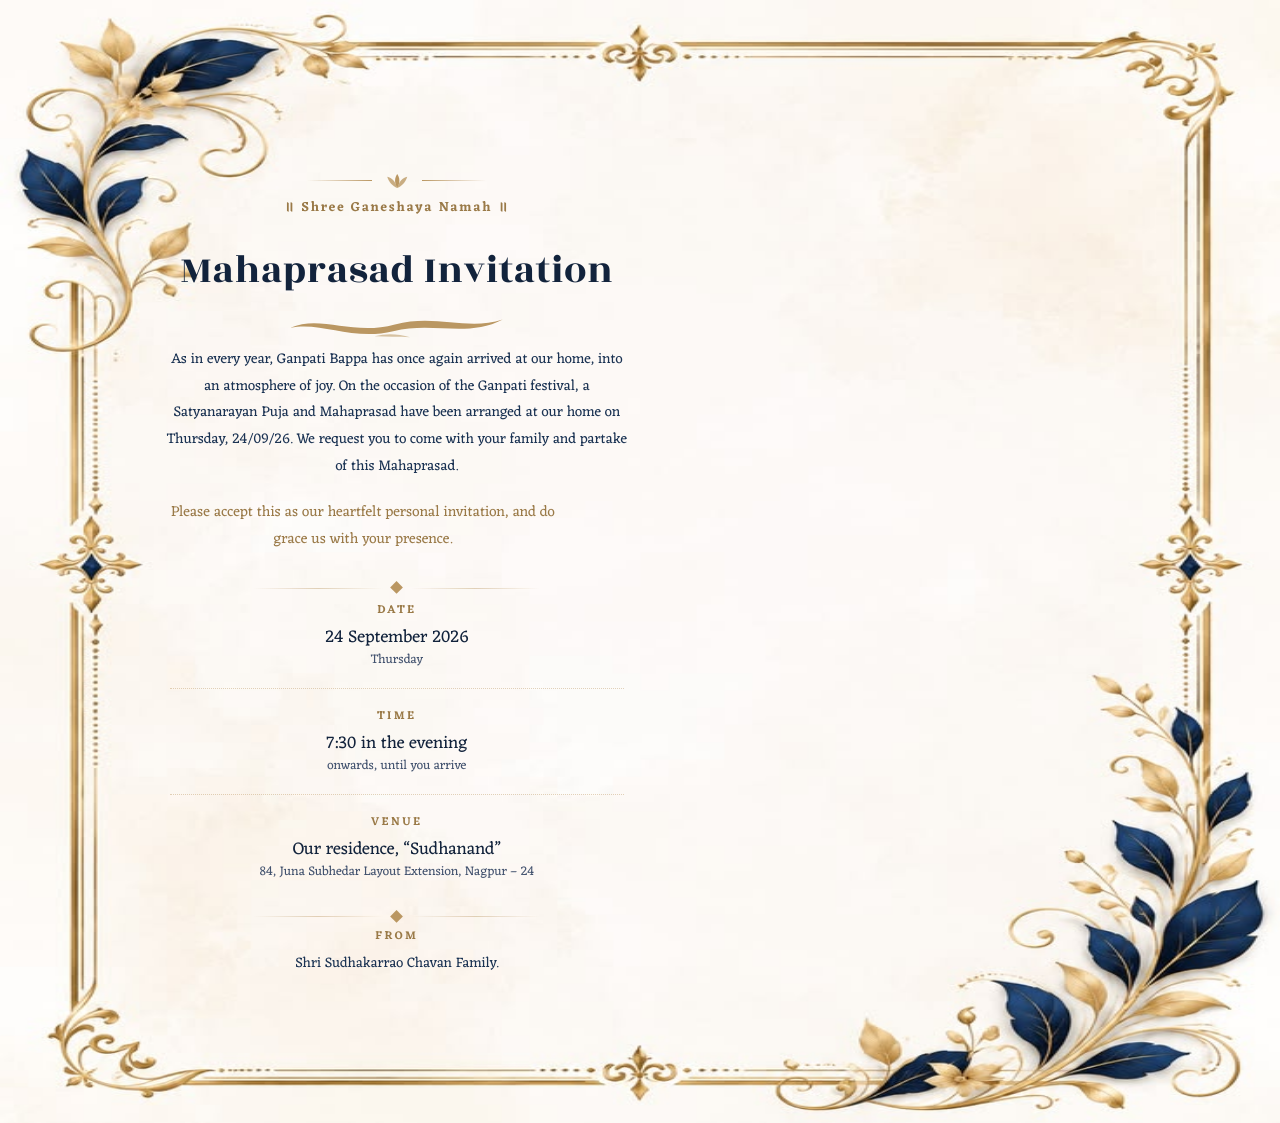
<file: pdf/invitation-en.html>
<!doctype html>
<html lang="en">
<head>
<meta charset="utf-8">
<title>Mahaprasad Invitation — Shri Sudhakarrao Chavan Family</title>
<link rel="stylesheet" href="fonts/fonts.css">
<link rel="stylesheet" href="card.css">
</head>
<body class="en">

<div class="card">

  <!-- 1 · invocation -->
  <header class="salutation">
    <span class="rule" aria-hidden="true"></span>
    <svg class="star" viewBox="0 0 36 22" aria-hidden="true" focusable="false">
      <path d="M18 1.5 C 21.4 7 22.4 12.4 18 20.5 C 13.6 12.4 14.6 7 18 1.5 Z"></path>
      <path d="M18 20.5 C 11.8 17.6 6.6 12.4 4.4 5 C 10.6 6.2 15.6 11.4 18 20.5 Z" opacity=".78"></path>
      <path d="M18 20.5 C 24.2 17.6 29.4 12.4 31.6 5 C 25.4 6.2 20.4 11.4 18 20.5 Z" opacity=".78"></path>
    </svg>
    <span class="rule rule--r" aria-hidden="true"></span>
  </header>
  <p class="salutation__text">॥ Shree Ganeshaya Namah ॥</p>

  <!-- 2 · the title -->
  <div class="hero">
    <h1 class="hero__title">Mahaprasad Invitation</h1>
    <svg class="swash" viewBox="0 0 260 34" aria-hidden="true" focusable="false">
      <path d="M4 20 C 40 4 78 30 128 16 C 176 3 214 24 256 10 C 214 32 172 12 126 24 C 78 36 40 12 4 20 Z"/>
      <path d="M104 30 C 118 26 132 27 146 31 C 132 30 118 31 104 30 Z" opacity=".55"/>
    </svg>
  </div>

  <!-- 3 · the body -->
  <div>
    <p class="prose">As in every year, Ganpati Bappa has once again arrived at our home, into an atmosphere of joy. On the occasion of the Ganpati festival, a Satyanarayan Puja and Mahaprasad have been arranged at our home on Thursday, 24/09/26. We request you to come with your family and partake of this Mahaprasad.</p>
    <p class="prose prose--gold">Please accept this as our heartfelt personal invitation, and do grace us with your presence.</p>
  </div>

  <div class="divider" aria-hidden="true"><span></span><i></i><span></span></div>

  <!-- 4 · date, time, place -->
  <ul class="details">
    <li>
      <span class="detail__label">Date</span>
      <span class="detail__value">24 September 2026</span>
      <span class="detail__note">Thursday</span>
    </li>
    <li>
      <span class="detail__label">Time</span>
      <span class="detail__value">7:30 in the evening</span>
      <span class="detail__note">onwards, until you arrive</span>
    </li>
    <li>
      <span class="detail__label">Venue</span>
      <span class="detail__value">Our residence, &ldquo;Sudhanand&rdquo;</span>
      <span class="detail__note">84, Juna Subhedar Layout Extension, Nagpur – 24</span>
    </li>
  </ul>

  <div class="divider" aria-hidden="true"><span></span><i></i><span></span></div>

  <!-- 5 · the sender -->
  <p class="sender">
    <em>From</em>
    Shri Sudhakarrao Chavan Family.
  </p>

</div>

</body>
</html>
</file>
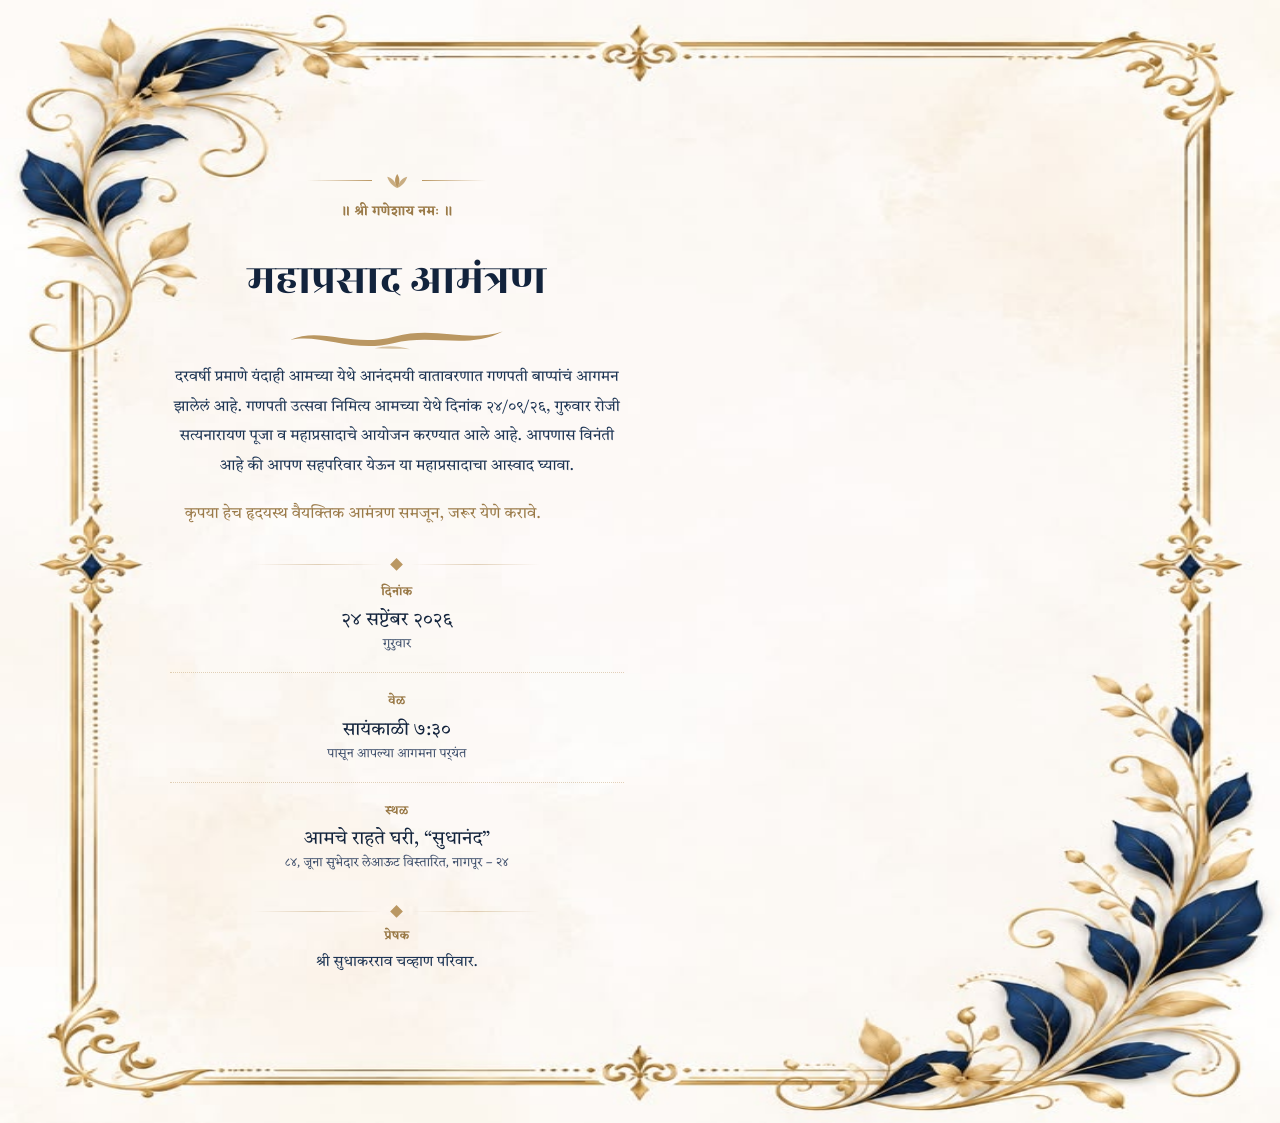
<file: pdf/invitation-mr.html>
<!doctype html>
<html lang="mr">
<head>
<meta charset="utf-8">
<title>महाप्रसाद आमंत्रण — श्री सुधाकरराव चव्हाण परिवार</title>
<link rel="stylesheet" href="fonts/fonts.css">
<link rel="stylesheet" href="card.css">
</head>
<body>

<div class="card">

  <!-- 1 · invocation -->
  <header class="salutation">
    <span class="rule" aria-hidden="true"></span>
    <svg class="star" viewBox="0 0 36 22" aria-hidden="true" focusable="false">
      <path d="M18 1.5 C 21.4 7 22.4 12.4 18 20.5 C 13.6 12.4 14.6 7 18 1.5 Z"></path>
      <path d="M18 20.5 C 11.8 17.6 6.6 12.4 4.4 5 C 10.6 6.2 15.6 11.4 18 20.5 Z" opacity=".78"></path>
      <path d="M18 20.5 C 24.2 17.6 29.4 12.4 31.6 5 C 25.4 6.2 20.4 11.4 18 20.5 Z" opacity=".78"></path>
    </svg>
    <span class="rule rule--r" aria-hidden="true"></span>
  </header>
  <p class="salutation__text">॥ श्री गणेशाय नमः ॥</p>

  <!-- 2 · the title -->
  <div class="hero">
    <h1 class="hero__title">महाप्रसाद आमंत्रण</h1>
    <svg class="swash" viewBox="0 0 260 34" aria-hidden="true" focusable="false">
      <path d="M4 20 C 40 4 78 30 128 16 C 176 3 214 24 256 10 C 214 32 172 12 126 24 C 78 36 40 12 4 20 Z"/>
      <path d="M104 30 C 118 26 132 27 146 31 C 132 30 118 31 104 30 Z" opacity=".55"/>
    </svg>
  </div>

  <!-- 3 · the body -->
  <div>
    <p class="prose">दरवर्षी प्रमाणे यंदाही आमच्या येथे आनंदमयी वातावरणात गणपती बाप्पांचं आगमन झालेलं आहे. गणपती उत्सवा निमित्य आमच्या येथे दिनांक २४/०९/२६, गुरुवार रोजी सत्यनारायण पूजा व महाप्रसादाचे आयोजन करण्यात आले आहे. आपणास विनंती आहे की आपण सहपरिवार येऊन या महाप्रसादाचा आस्वाद घ्यावा.</p>
    <p class="prose prose--gold">कृपया हेच हृदयस्थ वैयक्तिक आमंत्रण समजून, जरूर येणे करावे.</p>
  </div>

  <div class="divider" aria-hidden="true"><span></span><i></i><span></span></div>

  <!-- 4 · date, time, place -->
  <ul class="details">
    <li>
      <span class="detail__label">दिनांक</span>
      <span class="detail__value">२४ सप्टेंबर २०२६</span>
      <span class="detail__note">गुरुवार</span>
    </li>
    <li>
      <span class="detail__label">वेळ</span>
      <span class="detail__value">सायंकाळी ७:३०</span>
      <span class="detail__note">पासून आपल्या आगमना पर्यंत</span>
    </li>
    <li>
      <span class="detail__label">स्थळ</span>
      <span class="detail__value">आमचे राहते घरी, &ldquo;सुधानंद&rdquo;</span>
      <span class="detail__note">८४, जूना सुभेदार लेआऊट विस्तारित, नागपूर – २४</span>
    </li>
  </ul>

  <div class="divider" aria-hidden="true"><span></span><i></i><span></span></div>

  <!-- 5 · the sender -->
  <p class="sender">
    <em>प्रेषक</em>
    श्री सुधाकरराव चव्हाण परिवार.
  </p>

</div>

</body>
</html>
</file>
